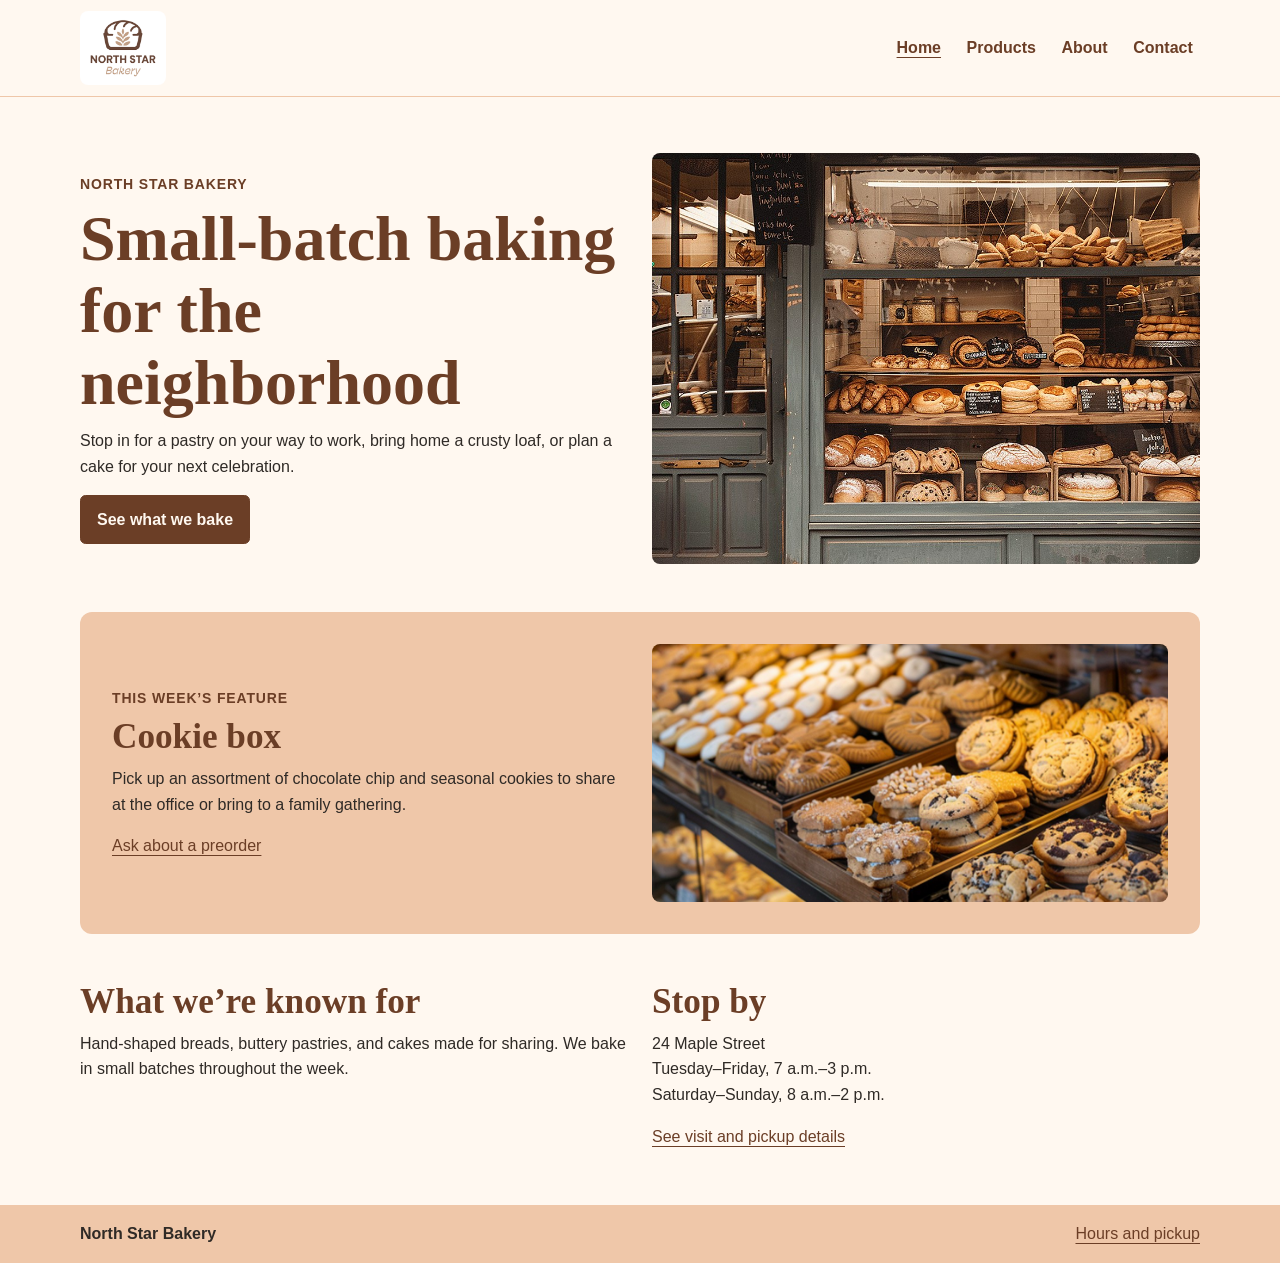
<file: index.html>
<!doctype html>
<html lang="en">
<head>
  <meta charset="utf-8">
  <meta name="viewport" content="width=device-width, initial-scale=1">
  <title>Home | North Star Bakery</title>
  <link rel="stylesheet" href="styles.css">
</head>
<body>
  <header class="site-header">
    <div class="header-inner">
      <a class="brand" href="index.html"><img src="assets/bakery-logo.png" alt="North Star Bakery home" width="280" height="239"></a>
      <nav aria-label="Main navigation">
        <ul>
        <li><a href="index.html" aria-current="page">Home</a></li>
        <li><a href="products.html">Products</a></li>
        <li><a href="about.html">About</a></li>
        <li><a href="contact.html">Contact</a></li>
        </ul>
      </nav>
    </div>
  </header>
  <main class="container">
<section class="split hero">
  <div>
    <p class="eyebrow">North Star Bakery</p>
    <h1>Small-batch baking for the neighborhood</h1>
    <p>Stop in for a pastry on your way to work, bring home a crusty loaf, or plan a cake for your next celebration.</p>
    <a class="button" href="products.html">See what we bake</a>
  </div>
  <img src="assets/bakery-storefront.jpg" alt="Bakery storefront window filled with bread and pastries" width="1200" height="715">
</section>
<section class="split feature">
  <div>
    <p class="eyebrow">This week’s feature</p>
    <h2>Cookie box</h2>
    <p>Pick up an assortment of chocolate chip and seasonal cookies to share at the office or bring to a family gathering.</p>
    <a href="contact.html#request">Ask about a preorder</a>
  </div>
  <picture>
    <source media="(min-width: 48rem)" srcset="assets/bakery-feature-large.jpg">
    <img src="assets/bakery-feature-small.jpg" alt="Trays of chocolate chip cookies and assorted bakery treats" width="600" height="600">
  </picture>
</section>
<section class="split">
  <div><h2>What we’re known for</h2><p>Hand-shaped breads, buttery pastries, and cakes made for sharing. We bake in small batches throughout the week.</p></div>
  <div><h2>Stop by</h2><p>24 Maple Street<br>Tuesday–Friday, 7 a.m.–3 p.m.<br>Saturday–Sunday, 8 a.m.–2 p.m.</p><a href="contact.html">See visit and pickup details</a></div>
</section>
  </main>
  <footer class="site-footer">
    <div class="footer-inner">
      <p>North Star Bakery</p>
      <a href="contact.html">Hours and pickup</a>
    </div>
  </footer>
</body>
</html>
</file>
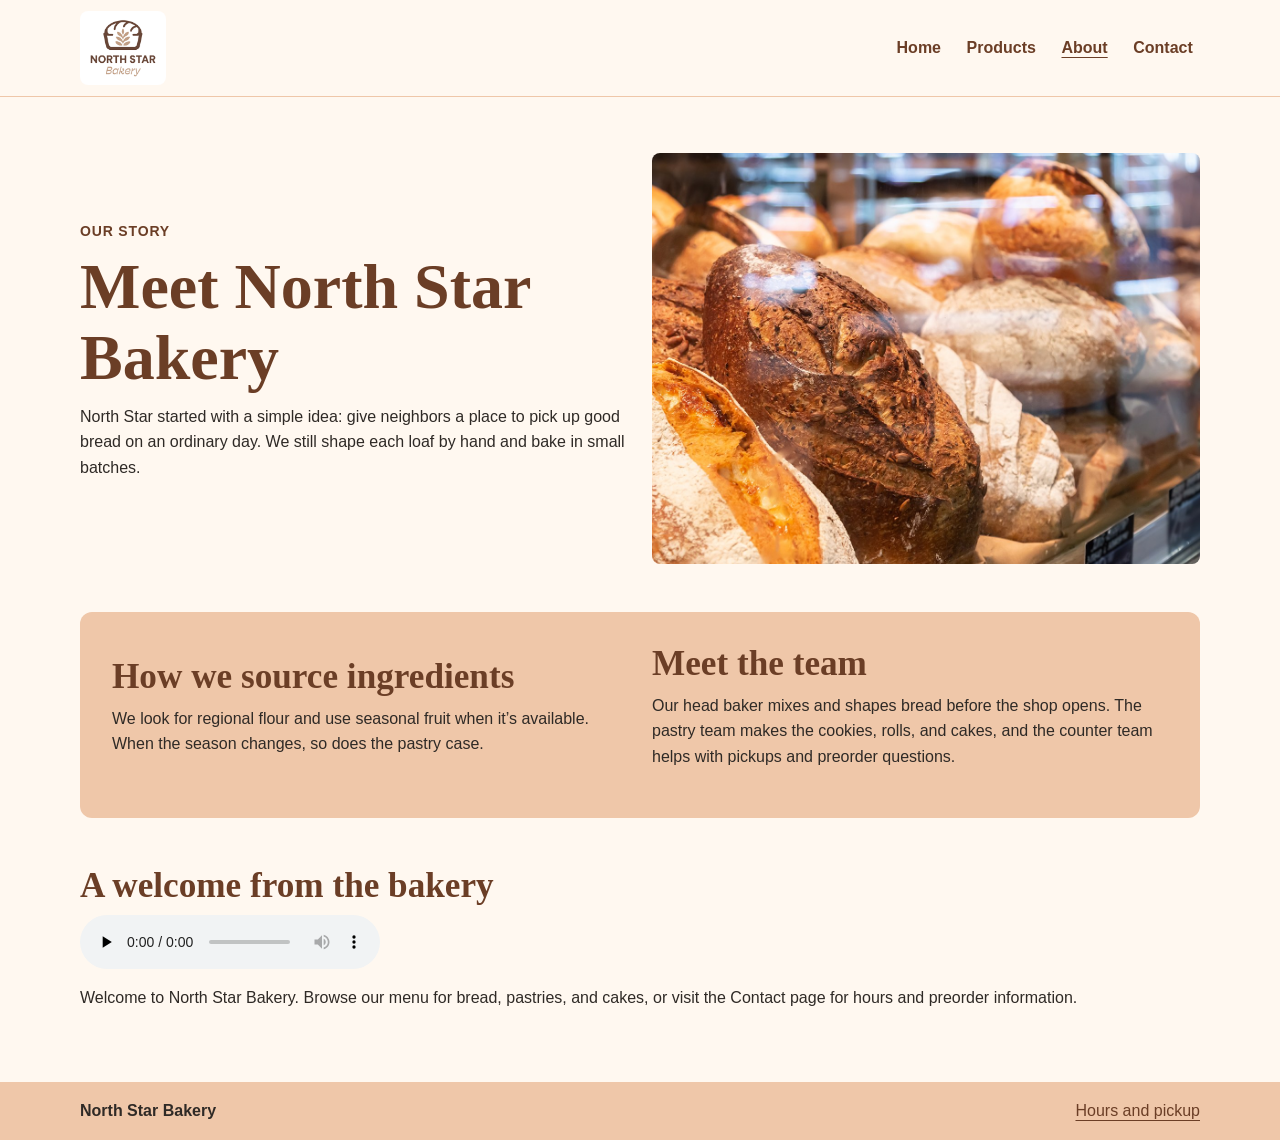
<file: about.html>
<!doctype html>
<html lang="en">
<head>
  <meta charset="utf-8">
  <meta name="viewport" content="width=device-width, initial-scale=1">
  <title>About | North Star Bakery</title>
  <link rel="stylesheet" href="styles.css">
</head>
<body>
  <header class="site-header">
    <div class="header-inner">
      <a class="brand" href="index.html"><img src="assets/bakery-logo.png" alt="North Star Bakery home" width="280" height="239"></a>
      <nav aria-label="Main navigation">
        <ul>
        <li><a href="index.html">Home</a></li>
        <li><a href="products.html">Products</a></li>
        <li><a href="about.html" aria-current="page">About</a></li>
        <li><a href="contact.html">Contact</a></li>
        </ul>
      </nav>
    </div>
  </header>
  <main class="container">
<section class="split hero">
  <div><p class="eyebrow">Our story</p><h1>Meet North Star Bakery</h1><p>North Star started with a simple idea: give neighbors a place to pick up good bread on an ordinary day. We still shape each loaf by hand and bake in small batches.</p></div>
  <img src="assets/bakery-bread.jpg" alt="Crusty seeded loaves and round breads in the bakery display case" width="1200" height="1200">
</section>
<section class="split feature">
  <div><h2>How we source ingredients</h2><p>We look for regional flour and use seasonal fruit when it’s available. When the season changes, so does the pastry case.</p></div>
  <div><h2>Meet the team</h2><p>Our head baker mixes and shapes bread before the shop opens. The pastry team makes the cookies, rolls, and cakes, and the counter team helps with pickups and preorder questions.</p></div>
</section>
<section>
  <h2>A welcome from the bakery</h2>
  <audio controls preload="none">
    <source src="assets/bakery-welcome.mp3" type="audio/mpeg">
    <p>Your browser cannot play this audio. <a href="assets/bakery-welcome.mp3">Download the welcome recording</a> or read the summary below.</p>
  </audio>
  <p>Welcome to North Star Bakery. Browse our menu for bread, pastries, and cakes, or visit the Contact page for hours and preorder information.</p>
</section>
  </main>
  <footer class="site-footer">
    <div class="footer-inner">
      <p>North Star Bakery</p>
      <a href="contact.html">Hours and pickup</a>
    </div>
  </footer>
</body>
</html>
</file>
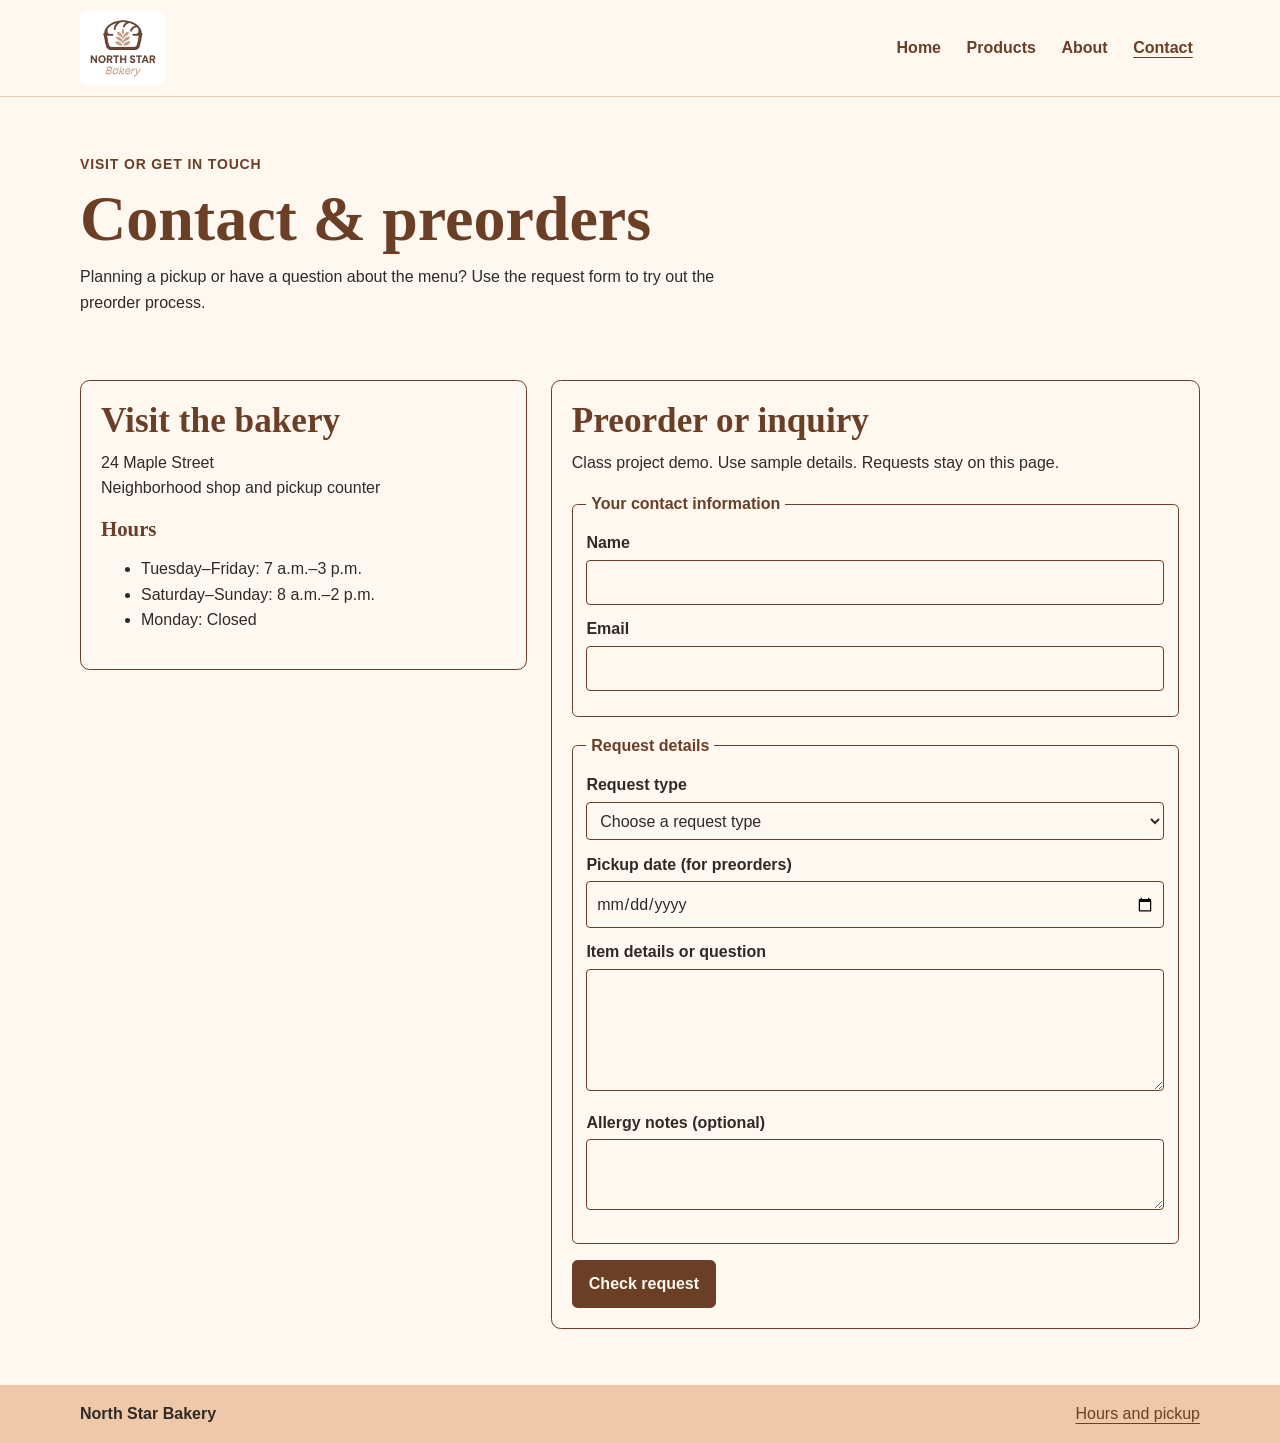
<file: contact.html>
<!doctype html>
<html lang="en">
<head>
  <meta charset="utf-8">
  <meta name="viewport" content="width=device-width, initial-scale=1">
  <title>Contact | North Star Bakery</title>
  <link rel="stylesheet" href="styles.css">
</head>
<body>
  <header class="site-header">
    <div class="header-inner">
      <a class="brand" href="index.html"><img src="assets/bakery-logo.png" alt="North Star Bakery home" width="280" height="239"></a>
      <nav aria-label="Main navigation">
        <ul>
        <li><a href="index.html">Home</a></li>
        <li><a href="products.html">Products</a></li>
        <li><a href="about.html">About</a></li>
        <li><a href="contact.html" aria-current="page">Contact</a></li>
        </ul>
      </nav>
    </div>
  </header>
  <main class="container">
<section class="intro">
  <p class="eyebrow">Visit or get in touch</p>
  <h1>Contact &amp; preorders</h1>
  <p>Planning a pickup or have a question about the menu? Use the request form to try out the preorder process.</p>
</section>
<div class="split contact">
  <section class="card" aria-labelledby="visit"><h2 id="visit">Visit the bakery</h2><p>24 Maple Street<br>Neighborhood shop and pickup counter</p><h3>Hours</h3><ul><li>Tuesday–Friday: 7 a.m.–3 p.m.</li><li>Saturday–Sunday: 8 a.m.–2 p.m.</li><li>Monday: Closed</li></ul></section>
  <section id="request" class="card">
    <h2>Preorder or inquiry</h2>
    <p id="form-note">Class project demo. Use sample details. Requests stay on this page.</p>
    <form action="contact.html#form-note" method="post" aria-describedby="form-note">
      <fieldset>
        <legend>Your contact information</legend>
        <label for="name">Name</label>
        <input id="name" name="name" autocomplete="name" required>
        <label for="email">Email</label>
        <input id="email" name="email" type="email" autocomplete="email" required>
      </fieldset>
      <fieldset>
        <legend>Request details</legend>
        <label for="type">Request type</label>
        <select id="type" name="type" required>
          <option value="">Choose a request type</option>
          <option value="preorder">Preorder</option>
          <option value="question">General question</option>
        </select>
        <label for="pickup">Pickup date (for preorders)</label>
        <input id="pickup" name="pickup" type="date">
        <label for="details">Item details or question</label>
        <textarea id="details" name="details" rows="4" required></textarea>
        <label for="allergies">Allergy notes (optional)</label>
        <textarea id="allergies" name="allergies" rows="2"></textarea>
      </fieldset>
      <button class="button" type="submit">Check request</button>
      <p id="form-status" role="status"></p>
    </form>
  </section>
</div>
  </main>
  <footer class="site-footer">
    <div class="footer-inner">
      <p>North Star Bakery</p>
      <a href="contact.html">Hours and pickup</a>
    </div>
  </footer>
  <script src="favorites.js" defer></script>
  <script src="request.js" defer></script>
</body>
</html>
</file>
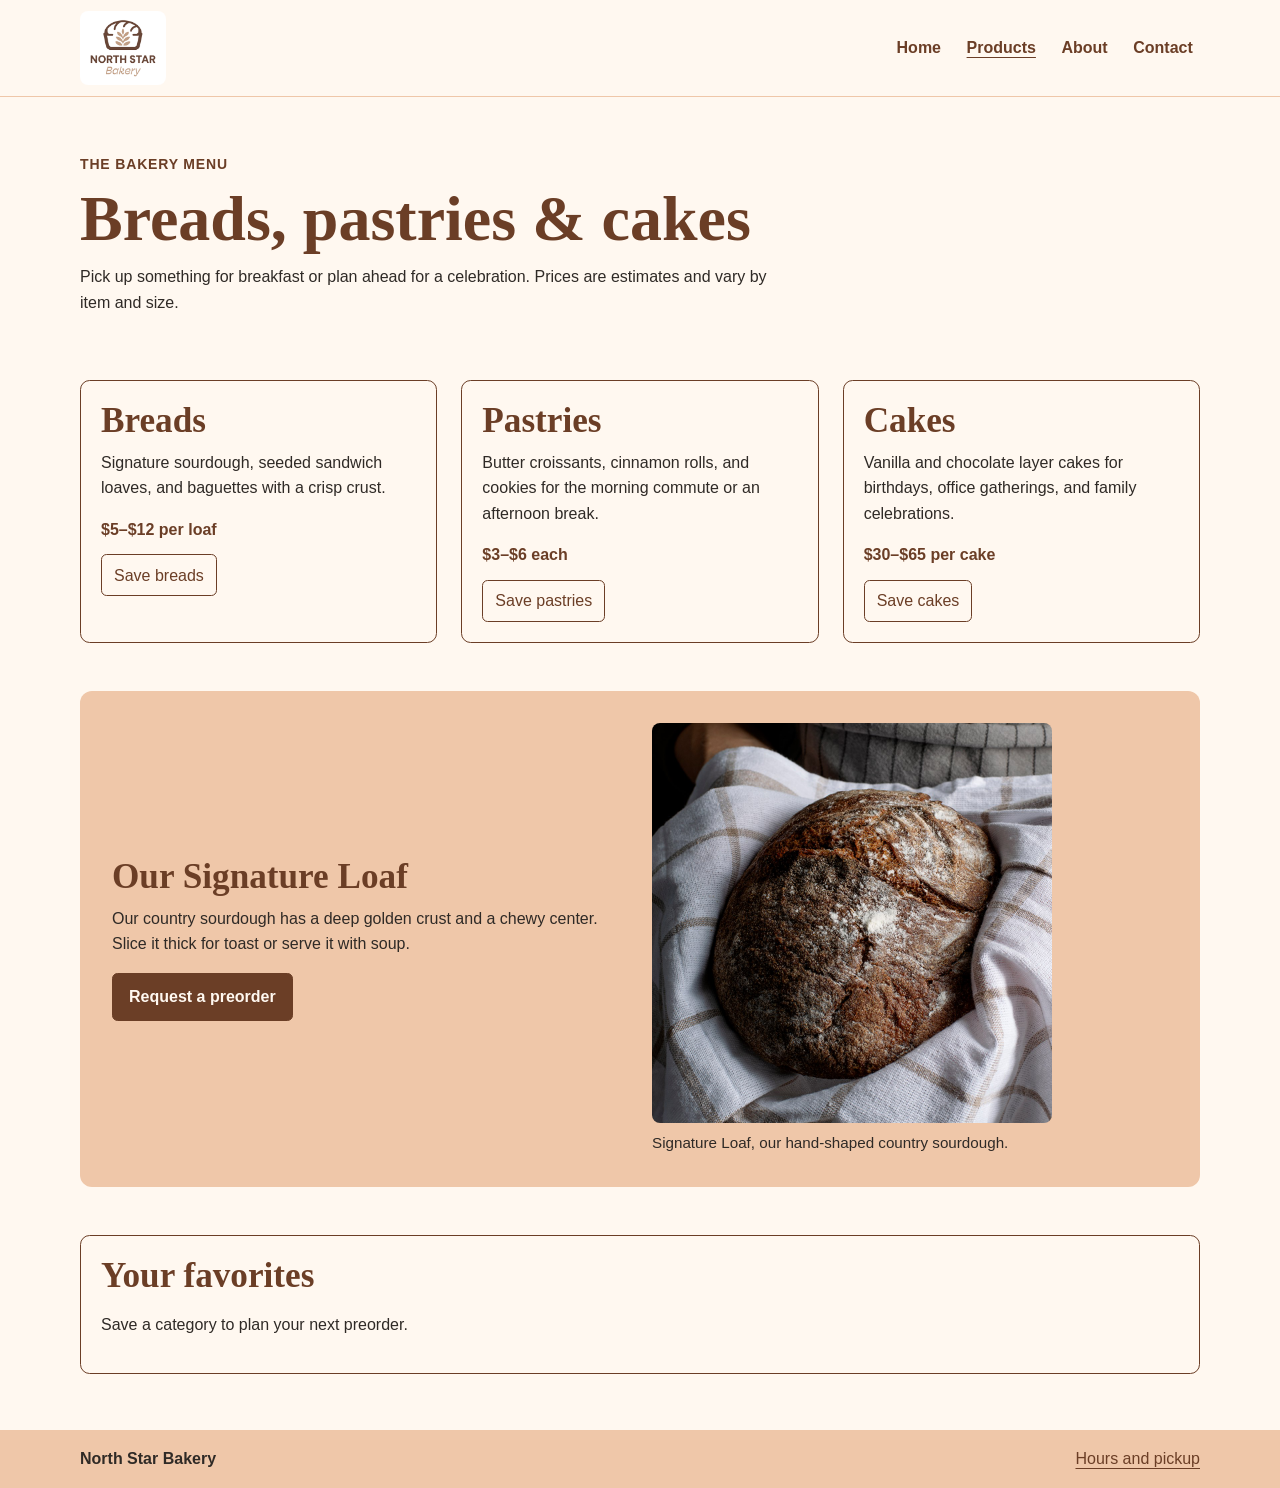
<file: products.html>
<!doctype html>
<html lang="en">
<head>
  <meta charset="utf-8">
  <meta name="viewport" content="width=device-width, initial-scale=1">
  <title>Products | North Star Bakery</title>
  <link rel="stylesheet" href="styles.css">
</head>
<body>
  <header class="site-header">
    <div class="header-inner">
      <a class="brand" href="index.html"><img src="assets/bakery-logo.png" alt="North Star Bakery home" width="280" height="239"></a>
      <nav aria-label="Main navigation">
        <ul>
        <li><a href="index.html">Home</a></li>
        <li><a href="products.html" aria-current="page">Products</a></li>
        <li><a href="about.html">About</a></li>
        <li><a href="contact.html">Contact</a></li>
        </ul>
      </nav>
    </div>
  </header>
  <main class="container">
<section class="intro">
  <p class="eyebrow">The bakery menu</p>
  <h1>Breads, pastries &amp; cakes</h1>
  <p>Pick up something for breakfast or plan ahead for a celebration. Prices are estimates and vary by item and size.</p>
</section>
<div class="cards">
  <section class="card"><h2>Breads</h2><p>Signature sourdough, seeded sandwich loaves, and baguettes with a crisp crust.</p><p class="price">$5–$12 per loaf</p><button class="favorite-toggle" type="button" data-favorite="breads" hidden>Save breads</button></section>
  <section class="card"><h2>Pastries</h2><p>Butter croissants, cinnamon rolls, and cookies for the morning commute or an afternoon break.</p><p class="price">$3–$6 each</p><button class="favorite-toggle" type="button" data-favorite="pastries" hidden>Save pastries</button></section>
  <section class="card"><h2>Cakes</h2><p>Vanilla and chocolate layer cakes for birthdays, office gatherings, and family celebrations.</p><p class="price">$30–$65 per cake</p><button class="favorite-toggle" type="button" data-favorite="cakes" hidden>Save cakes</button></section>
</div>
<section class="split feature">
  <div><h2>Our Signature Loaf</h2><p>Our country sourdough has a deep golden crust and a chewy center. Slice it thick for toast or serve it with soup.</p><a class="button" href="contact.html#request">Request a preorder</a></div>
  <figure>
    <img src="assets/bakery-signature-loaf.jpg" alt="Round flour-dusted sourdough loaf resting in a striped towel" width="1200" height="1200">
    <figcaption>Signature Loaf, our hand-shaped country sourdough.</figcaption>
  </figure>
</section>
    <section class="card" id="favorites" hidden>
      <h2>Your favorites</h2>
      <ul id="favorite-list"></ul>
      <p id="favorite-status" role="status"></p>
      <a class="button" id="favorite-request" href="contact.html?favorites=1#request" hidden>Use favorites in a preorder</a>
    </section>
  </main>
  <footer class="site-footer">
    <div class="footer-inner">
      <p>North Star Bakery</p>
      <a href="contact.html">Hours and pickup</a>
    </div>
  </footer>
  <script src="favorites.js" defer></script>
</body>
</html>
</file>
<file: styles.css>
:root {
  --cream: #fff8f0;
  --brown: #6b3e26;
  --peach: #efc7a9;
  --ink: #2f2a26;
}

* { box-sizing: border-box; }

body {
  margin: 0;
  background: var(--cream);
  color: var(--ink);
  font: 1rem/1.6 Arial, sans-serif;
}

h1, h2, h3 {
  margin: 0 0 .6rem;
  font-family: Georgia, serif;
  line-height: 1.12;
  color: var(--brown);
}

h1 { font-size: clamp(2.2rem, 5vw, 4rem); }
h2 { font-size: clamp(1.55rem, 3vw, 2.2rem); }
h3 { font-size: 1.3rem; }
p { margin: 0 0 1rem; }
a { color: var(--brown); text-underline-offset: .22em; }
a:focus-visible, button:focus-visible, input:focus-visible,
select:focus-visible, textarea:focus-visible {
  outline: 3px solid var(--brown);
  outline-offset: 3px;
}

img, picture { display: block; max-width: 100%; }
img { height: auto; border-radius: .5rem; }
figure { margin: 0; }
figcaption { margin-top: .5rem; font-size: .95rem; }
audio { display: block; max-width: 100%; margin-bottom: 1rem; }

.container, .header-inner, .footer-inner {
  width: min(100% - 2rem, 70rem);
  margin-inline: auto;
}

.site-header { border-bottom: 1px solid var(--peach); }
.header-inner {
  display: flex;
  flex-wrap: wrap;
  align-items: center;
  justify-content: space-between;
  gap: .5rem 1.5rem;
  padding-block: .7rem;
}

.brand img { width: 86px; }
nav ul, .footer-inner {
  display: flex;
  flex-wrap: wrap;
  align-items: center;
  gap: .25rem .7rem;
}
nav ul { margin: 0; padding: 0; list-style: none; }
nav a {
  display: block;
  padding: .62rem .45rem;
  font-weight: 700;
  text-decoration: none;
}
nav a:hover, nav a[aria-current] { text-decoration: underline; }

.container {
  display: flex;
  flex-direction: column;
  gap: 2rem;
  padding-block: 2rem 3rem;
}

.split, .cards {
  display: flex;
  flex-direction: column;
  gap: 1.2rem;
}
.hero, .feature { align-items: stretch; }
.hero img { width: 100%; object-fit: cover; }
.feature {
  background: var(--peach);
  padding: clamp(1rem, 3vw, 2rem);
  border-radius: .75rem;
}
.feature picture img { width: 100%; aspect-ratio: 1; object-fit: cover; }
.feature figure img { width: min(100%, 25rem); }
.intro { max-width: 43rem; }

.eyebrow {
  margin-bottom: .5rem;
  color: var(--brown);
  font-weight: 700;
  font-size: .875rem;
  letter-spacing: .06em;
  text-transform: uppercase;
}
.button {
  display: inline-block;
  padding: .65rem 1rem;
  border: 1px solid var(--brown);
  border-radius: .35rem;
  background: var(--brown);
  color: var(--cream);
  font: inherit;
  font-weight: 700;
  text-decoration: none;
  cursor: pointer;
}
.button:hover { background: var(--ink); }
.card {
  min-width: 0;
  padding: 1rem;
  border: 1px solid var(--brown);
  border-radius: .6rem;
}
.price { color: var(--brown); font-weight: 700; margin-bottom: 0; }
.contact { align-items: flex-start; }
.contact > section { width: 100%; }
fieldset {
  min-width: 0;
  margin: 0 0 1rem;
  padding: .85rem;
  border: 1px solid var(--brown);
  border-radius: .35rem;
}
legend { padding-inline: .3rem; color: var(--brown); font-weight: 700; }
label { display: block; font-weight: 700; margin-bottom: .25rem; }
input, select, textarea {
  width: 100%;
  margin-bottom: .7rem;
  padding: .55rem;
  border: 1px solid var(--brown);
  border-radius: .25rem;
  background: var(--cream);
  color: var(--ink);
  font: inherit;
}
textarea { resize: vertical; }
#form-status:empty { display: none; }
#form-status { margin: .75rem 0 0; }
.site-footer { background: var(--peach); }
.footer-inner { justify-content: space-between; padding-block: 1rem; }
.site-footer p { font-weight: 700; margin: 0; }

@media (min-width: 48rem) {
  .container { gap: 3rem; padding-block: 3.5rem; }
  .split, .cards { flex-direction: row; gap: 1.5rem; }
  .split > *, .cards > * { flex: 1 1 0; min-width: 0; }
  .hero, .feature { align-items: center; }
  .hero img { width: 0; aspect-ratio: 4 / 3; }
  .feature picture img { aspect-ratio: 2 / 1; }
  .contact > section:first-child { flex-grow: 2; }
  .contact > section:last-child { flex-grow: 3; }
  .card { padding: 1.25rem; }
}

[hidden] { display: none !important; }
.favorite-toggle {
  display: block;
  margin-top: .75rem;
  padding: .45rem .75rem;
  color: var(--brown);
  background: var(--cream);
  border: 1px solid var(--brown);
  border-radius: .35rem;
  font: inherit;
  cursor: pointer;
}
.favorite-toggle[aria-pressed="true"] { background: var(--peach); }
.field-error { margin: -.3rem 0 .8rem; color: var(--brown); font-weight: 700; }
[aria-invalid="true"] { border-width: 2px; }
</file>
